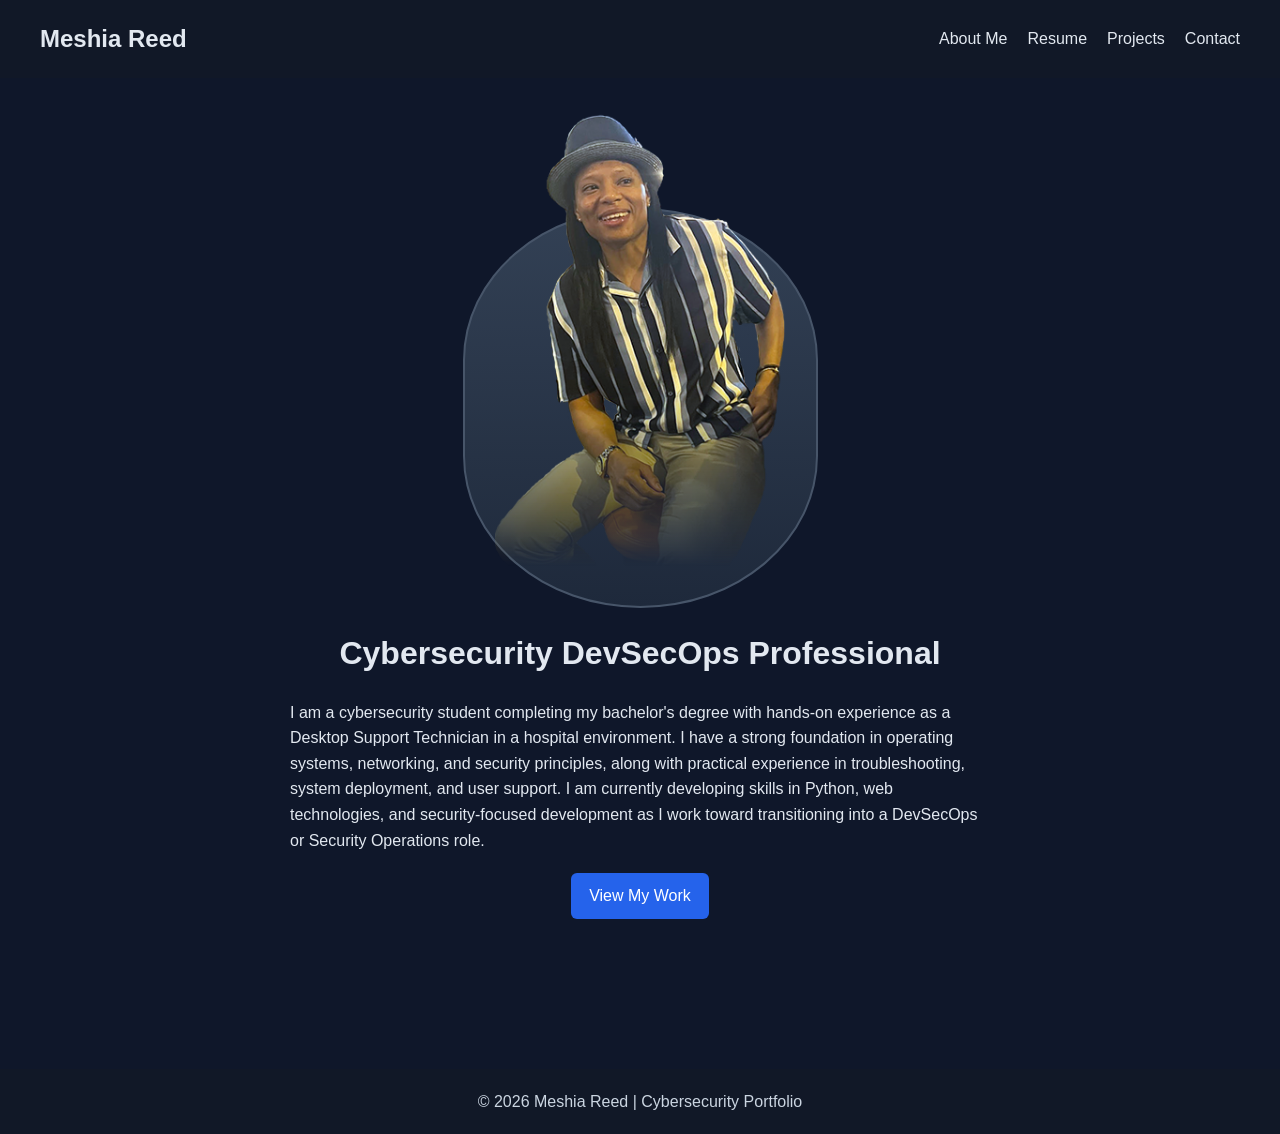
<file: index.html>
<!DOCTYPE html>
<html lang="en">
<head>
    <meta charset="UTF-8" />
    <meta name="viewport" content="width=device-width, initial-scale=1.0" />
    <meta name="description" content="Meshia Reed cybersecurity portfolio showcasing IT support experience, security projects, and DevSecOps skills." />
    <title>Meshia Reed | Digital Portfolio</title>
    <link rel="stylesheet" href="assets/css/style.css" />
</head>
<body>
    <header>
        <nav class="navbar">
            <h1>Meshia Reed</h1>
            <ul>
                <li><a href="index.html">About Me</a></li>
                <li><a href="pages/resume.html">Resume</a></li>
                <li><a href="pages/work.html">Projects</a></li>
                <li><a href="pages/contact.html">Contact</a></li>
            </ul>
        </nav>
    </header>

    <main class="container">
        <section class="hero .hero-layout">
            <div class="hero-image-wrap">
                <div class="hero-image-frame">
                    <img src="assets/images/meshia_hero_3.png" class="hero-image" />
                </div>
            </div>
            <div class="hero-center">
                <h2>Cybersecurity DevSecOps Professional</h2>
                <p>
                    I am a cybersecurity student completing my bachelor's degree with hands-on experience
                    as a Desktop Support Technician in a hospital environment. I have a strong foundation
                    in operating systems, networking, and security principles, along with practical
                    experience in troubleshooting, system deployment, and user support.
                    
                    I am currently developing skills in Python, web technologies, and security-focused
                    development as I work toward transitioning into a DevSecOps or Security Operations role.
                </p>
                <!-- <a class="btn" href="pages/work.html">View My Security Work</a> -->
                <a class="btn" href="pages/work.html">View My Work</a>
            </div>
        </section>
        <!-- <hr class="divider" /> -->
    </main>
     <footer class="footer">
        <p>© 2026 Meshia Reed | Cybersecurity Portfolio</p>
    </footer>
    <script src="assets/js/app.js"></script>
</body>
</html>
</file>
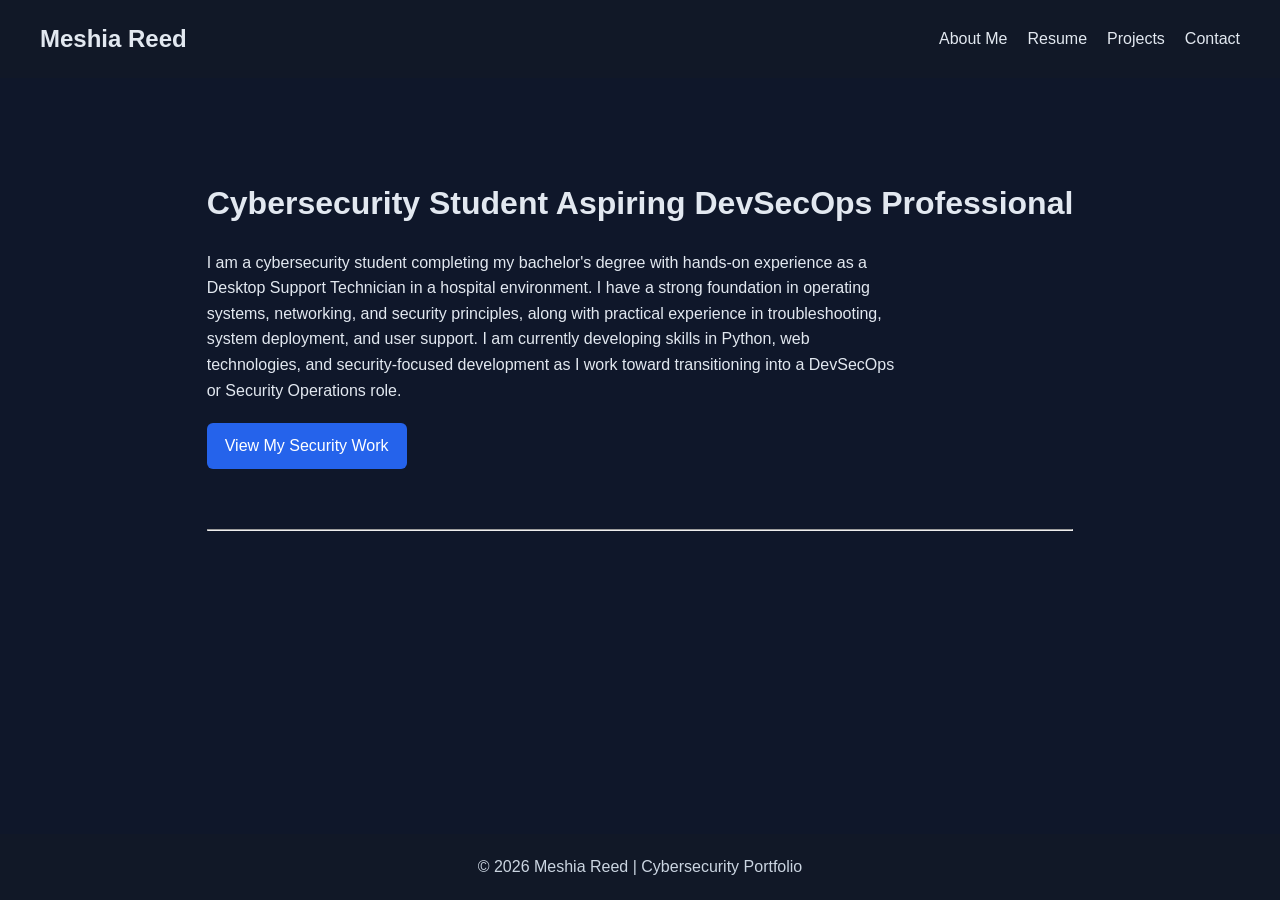
<file: ReedMeshia-Digital_Portfolio/index.html>
<!DOCTYPE html>
<html lang="en">
<head>
    <meta charset="UTF-8" />
    <meta name="viewport" content="width=device-width, initial-scale=1.0" />
    <meta name="description" content="Meshia Reed cybersecurity portfolio showcasing IT support experience, security projects, and DevSecOps skills." />
    <title>Meshia Reed | Digital Portfolio</title>
    <link rel="stylesheet" href="assets/css/style.css" />
</head>
<body>
    <header>
        <nav class="navbar">
            <h1>Meshia Reed</h1>
            <ul>
                <li><a href="index.html">About Me</a></li>
                <li><a href="pages/resume.html">Resume</a></li>
                <li><a href="pages/work.html">Projects</a></li>
                <li><a href="pages/contact.html">Contact</a></li>
            </ul>
        </nav>
    </header>

    <main class="container">
        <section class="hero">
            <h2>Cybersecurity Student Aspiring DevSecOps Professional</h2>
            <p>
                I am a cybersecurity student completing my bachelor's degree with hands-on experience
                as a Desktop Support Technician in a hospital environment. I have a strong foundation
                in operating systems, networking, and security principles, along with practical
                experience in troubleshooting, system deployment, and user support.
                
                I am currently developing skills in Python, web technologies, and security-focused
                development as I work toward transitioning into a DevSecOps or Security Operations role.
            </p>
            <a class="btn" href="pages/work.html">View My Security Work</a>
            <!-- <a class="btn" href="pages/work.html">View My Work</a> -->
        </section>
        <hr class="divider" />
    </main>
     <footer class="footer">
        <p>© 2026 Meshia Reed | Cybersecurity Portfolio</p>
    </footer>
    <script src="assets/js/app.js"></script>
</body>
</html>
</file>
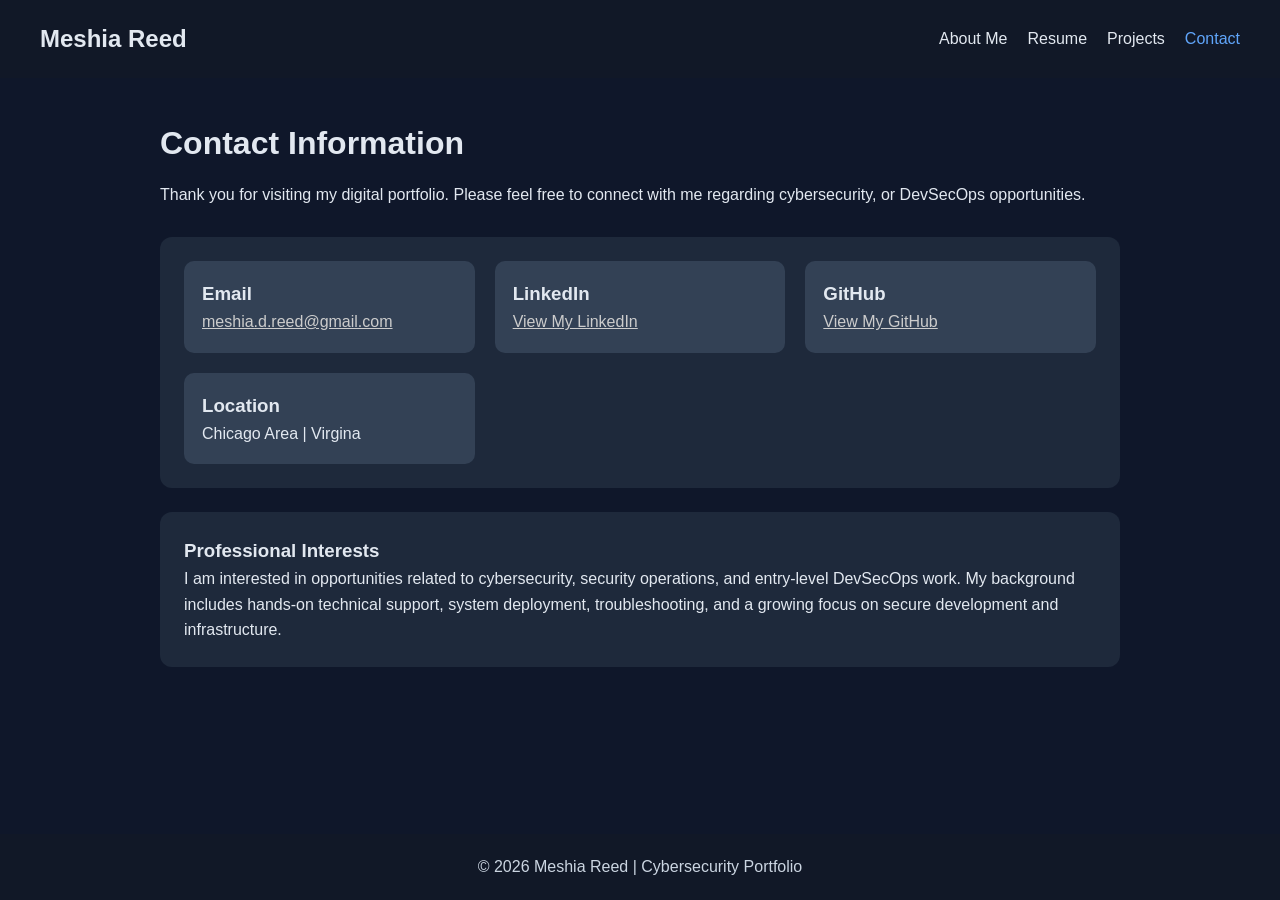
<file: pages/contact.html>
<!DOCTYPE html>
<html lang="en">
<head>
  <meta charset="UTF-8" />
  <meta name="viewport" content="width=device-width, initial-scale=1.0" />
  <meta
    name="description"
    content="Contact for cybersecurity, IT support, and DevSecOps opportunities."
  />
  <title>Contact | Meshia Reed Portfolio</title>
  <link rel="stylesheet" href="../assets/css/style.css" />
</head>
<body>
  <header>
    <nav class="navbar">
      <h1>Meshia Reed</h1>
      <ul>
        <li><a href="../index.html">About Me</a></li>
        <li><a href="resume.html">Resume</a></li>
        <li><a href="work.html">Projects</a></li>
        <li><a href="contact.html" class="active">Contact</a></li>
      </ul>
    </nav>
  </header>

  <main class="container">
    <section class="page-header">
      <h2>Contact Information</h2>
      <p>
        Thank you for visiting my digital portfolio. Please feel free to connect
        with me regarding cybersecurity, or DevSecOps opportunities.
      </p>
    </section>

    <section class="content-card">
      <div class="contact-grid">
        <div class="contact-item">
          <h3>Email</h3>
          <p><a href="mailto:youremail@example.com">meshia.d.reed@gmail.com</a></p>
        </div>

        <div class="contact-item">
          <h3>LinkedIn</h3>
          <p>
            <a href="https://www.linkedin.com/in/meshiareed/" target="_blank" rel="noopener noreferrer">
              View My LinkedIn
            </a>
          </p>
        </div>

        <div class="contact-item">
          <h3>GitHub</h3>
          <p>
            <a href="https://github.com/ReedMD2" target="_blank" rel="noopener noreferrer">
              View My GitHub
            </a>
          </p>
        </div>

        <div class="contact-item">
          <h3>Location</h3>
          <p>Chicago Area | Virgina</p>
        </div>
      </div>
    </section>

    <section class="content-card">
      <h3>Professional Interests</h3>
      <p>
        I am interested in opportunities related to cybersecurity,
        security operations, and entry-level DevSecOps work. My background
        includes hands-on technical support, system deployment, troubleshooting,
        and a growing focus on secure development and infrastructure.
      </p>
    </section>
  </main>

  <footer class="footer">
    <p>© 2026 Meshia Reed | Cybersecurity Portfolio</p>
  </footer>

  <script src="../assets/js/app.js"></script>
</body>
</html>
</file>
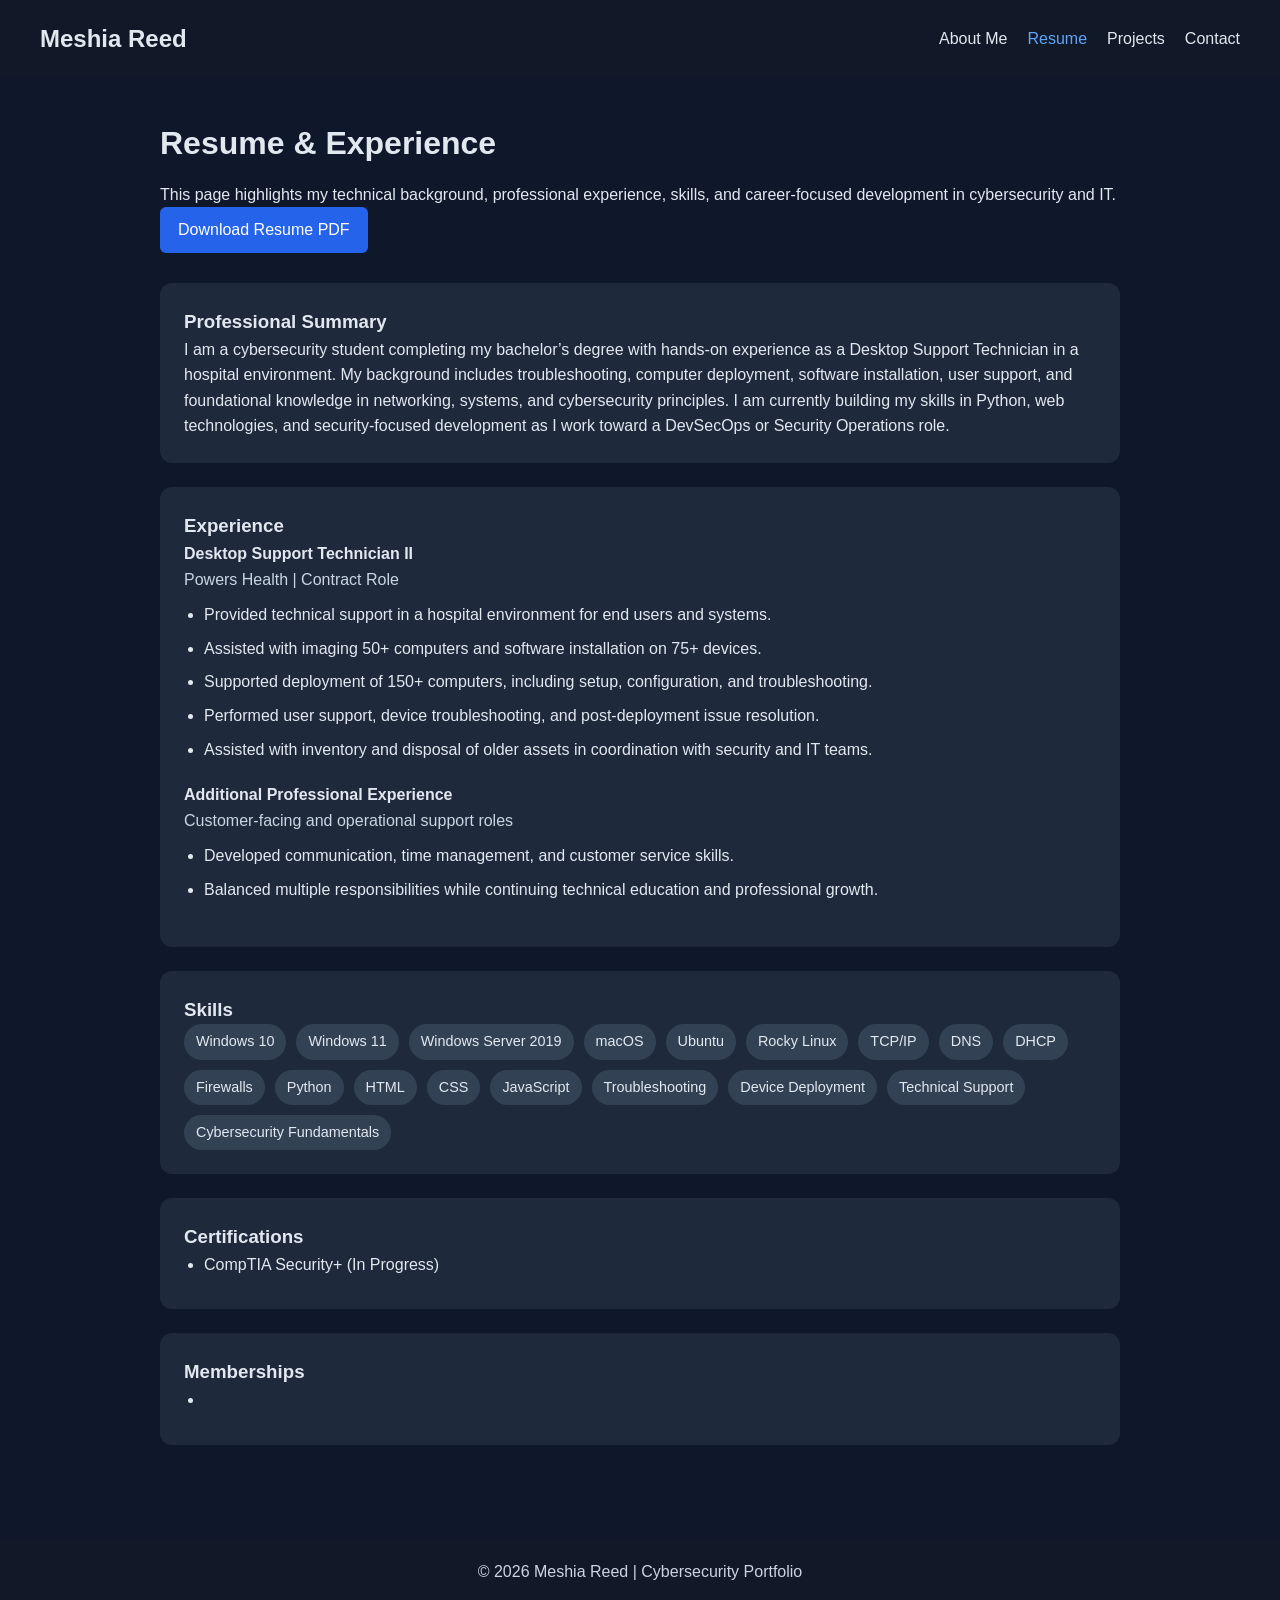
<file: pages/resume.html>
<!DOCTYPE html>
<html lang="en">
<head>
  <meta charset="UTF-8" />
  <meta name="viewport" content="width=device-width, initial-scale=1.0" />
  <meta
    name="description"
    content="Resume, experience, skills, certifications, and professional background for Meshia Reed."
  />
  <title>Resume | Meshia Reed Portfolio</title>
  <link rel="stylesheet" href="../assets/css/style.css" />
</head>
<body>
  <header>
    <nav class="navbar">
      <h1>Meshia Reed</h1>
      <ul>
        <li><a href="../index.html">About Me</a></li>
        <li><a href="resume.html" class="active">Resume</a></li>
        <li><a href="work.html">Projects</a></li>
        <li><a href="contact.html">Contact</a></li>
      </ul>
    </nav>
  </header>

  <main class="container">
    <section class="page-header">
      <h2>Resume & Experience</h2>
      <p>
        This page highlights my technical background, professional experience,
        skills, and career-focused development in cybersecurity and IT.
      </p>
      <a class="btn" href="..assets/pdfs/MeshiaReed_ITandSecurityAnalyst.pdf" target="_blank">
        Download Resume PDF
      </a>
    
    </section>

    <section class="content-card">
      <h3>Professional Summary</h3>
      <p>
        I am a cybersecurity student completing my bachelor’s degree with
        hands-on experience as a Desktop Support Technician in a hospital
        environment. My background includes troubleshooting, computer
        deployment, software installation, user support, and foundational
        knowledge in networking, systems, and cybersecurity principles. I am
        currently building my skills in Python, web technologies, and
        security-focused development as I work toward a DevSecOps or Security
        Operations role.
      </p>
    </section>

    <section class="content-card">
      <h3>Experience</h3>

      <div class="resume-entry">
        <h4>Desktop Support Technician II</h4>
        <p class="resume-meta">Powers Health | Contract Role</p>
        <ul class="detail-list">
          <li>Provided technical support in a hospital environment for end users and systems.</li>
          <li>Assisted with imaging 50+ computers and software installation on 75+ devices.</li>
          <li>Supported deployment of 150+ computers, including setup, configuration, and troubleshooting.</li>
          <li>Performed user support, device troubleshooting, and post-deployment issue resolution.</li>
          <li>Assisted with inventory and disposal of older assets in coordination with security and IT teams.</li>
        </ul>
      </div>

      <div class="resume-entry">
        <h4>Additional Professional Experience</h4>
        <p class="resume-meta">Customer-facing and operational support roles</p>
        <ul class="detail-list">
          <li>Developed communication, time management, and customer service skills.</li>
          <li>Balanced multiple responsibilities while continuing technical education and professional growth.</li>
        </ul>
      </div>
    </section>

    <section class="content-card">
      <h3>Skills</h3>
      <div class="tag-grid">
        <span class="tag">Windows 10</span>
        <span class="tag">Windows 11</span>
        <span class="tag">Windows Server 2019</span>
        <span class="tag">macOS</span>
        <span class="tag">Ubuntu</span>
        <span class="tag">Rocky Linux</span>
        <span class="tag">TCP/IP</span>
        <span class="tag">DNS</span>
        <span class="tag">DHCP</span>
        <span class="tag">Firewalls</span>
        <span class="tag">Python</span>
        <span class="tag">HTML</span>
        <span class="tag">CSS</span>
        <span class="tag">JavaScript</span>
        <span class="tag">Troubleshooting</span>
        <span class="tag">Device Deployment</span>
        <span class="tag">Technical Support</span>
        <span class="tag">Cybersecurity Fundamentals</span>
      </div>
    </section>

    <section class="content-card">
      <h3>Certifications</h3>
      <ul class="detail-list">
        <li>CompTIA Security+ (In Progress)</li>
      </ul>
    </section>

    <section class="content-card">
      <h3>Memberships</h3>
      <!-- <p>[Add Something]</p> -->
      <ul class="detail-list">
        <li></li>
      </ul>
    </section>
  </main>

  <footer class="footer">
    <p>© 2026 Meshia Reed | Cybersecurity Portfolio</p>
  </footer>

  <script src="../assets/js/app.js"></script>
</body>
</html>
</file>
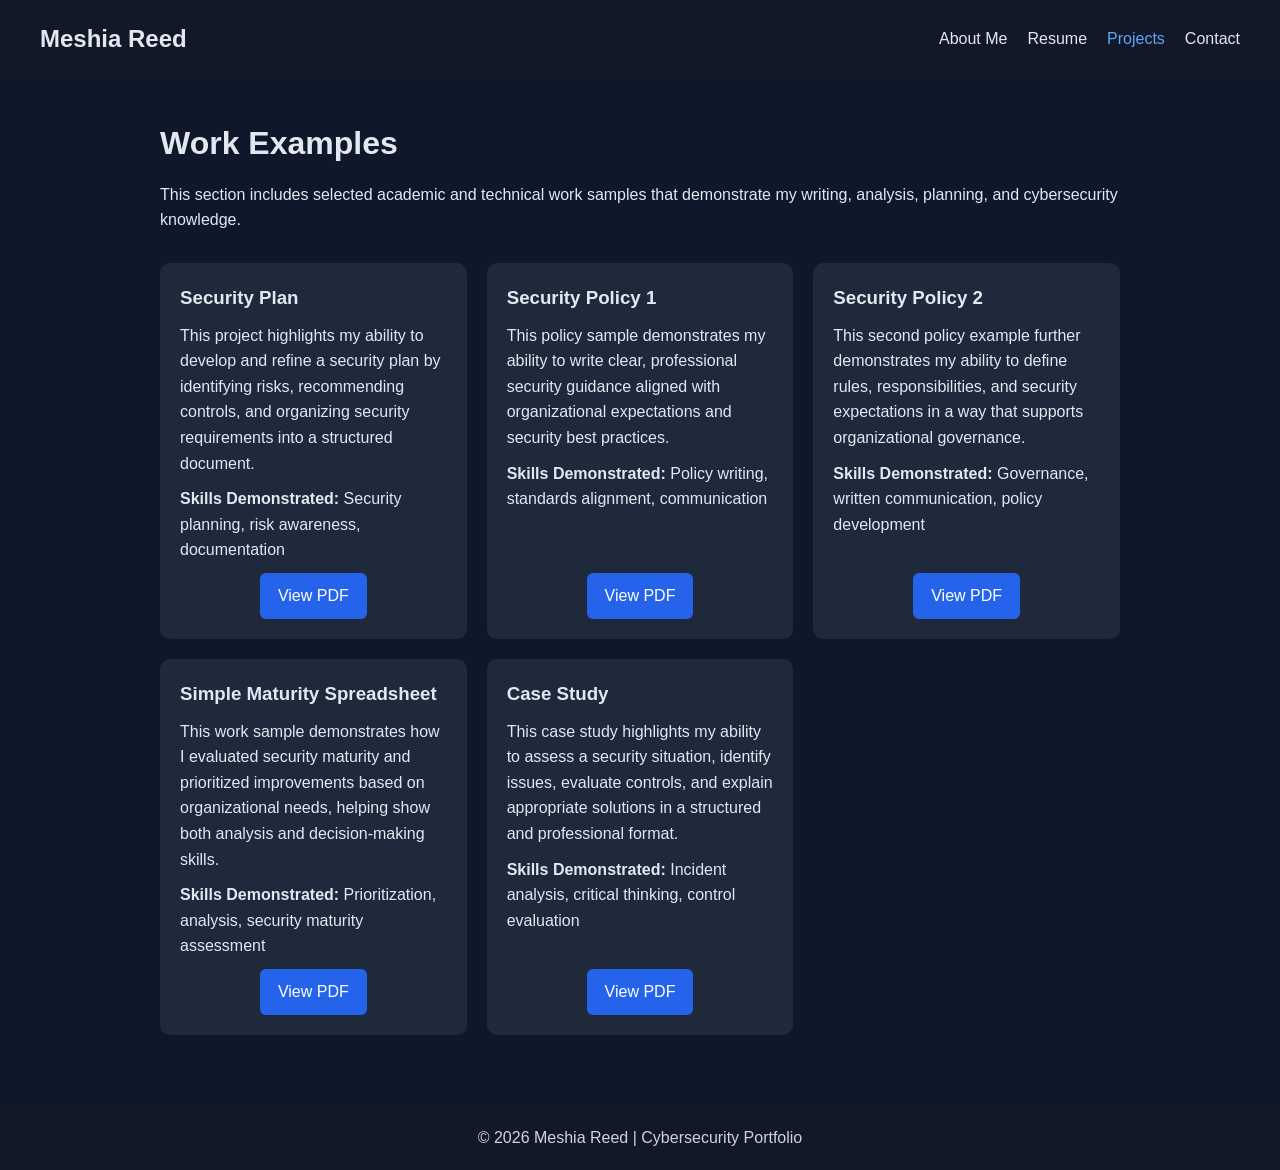
<file: pages/work.html>
<!DOCTYPE html>
<html lang="en">
<head>
  <meta charset="UTF-8" />
  <meta name="viewport" content="width=device-width, initial-scale=1.0" />
  <meta
    name="description"
    content="Cybersecurity work examples and academic portfolio projects by Meshia Reed."
  />
  <title>Work Examples | Meshia Reed Portfolio</title>
  <link rel="stylesheet" href="../assets/css/style.css" />
</head>
<body>
  <header>
    <nav class="navbar">
      <h1>Meshia Reed</h1>
      <ul>
        <li><a href="../index.html">About Me</a></li>
        <li><a href="resume.html">Resume</a></li>
        <li><a href="work.html" class="active">Projects</a></li>
        <li><a href="contact.html">Contact</a></li>
      </ul>
    </nav>
  </header>

  <main class="container">
    <section class="page-header">
      <h2>Work Examples</h2>
      <p>
        This section includes selected academic and technical work samples that
        demonstrate my writing, analysis, planning, and cybersecurity knowledge.
      </p>
    </section>

    <section class="card-grid">
      <article class="card project-card">
        <h3>Security Plan</h3>
        <p>
          This project highlights my ability to develop and refine a security
          plan by identifying risks, recommending controls, and organizing
          security requirements into a structured document.
        </p>
        <p><strong>Skills Demonstrated:</strong> Security planning, risk awareness, documentation</p>
        <div>
          <a class="btn" href="../assets/pdfs/MeshiaReed_security_plan.pdf" target="_blank">View PDF</a>
        </div>
      </article>

      <article class="card project-card">
        <h3>Security Policy 1</h3>
        <p>
          This policy sample demonstrates my ability to write clear, professional
          security guidance aligned with organizational expectations and security
          best practices.
        </p>
        <p><strong>Skills Demonstrated:</strong> Policy writing, standards alignment, communication</p>
        <div>
          <a class="btn" href="../assets/pdfs/Security-Policy-1.pdf" target="_blank">View PDF</a>
        </div>
      </article>

      <article class="card project-card">
        <h3>Security Policy 2</h3>
        <p>
          This second policy example further demonstrates my ability to define
          rules, responsibilities, and security expectations in a way that
          supports organizational governance.
        </p>
        <p><strong>Skills Demonstrated:</strong> Governance, written communication, policy development</p>
        <div>
          <a class="btn" href="../assets/pdfs/Security-Policy-2.pdf" target="_blank">View PDF</a>
        </div>
        
      </article>

      <article class="card project-card">
        <h3>Simple Maturity Spreadsheet</h3>
        <p>
          This work sample demonstrates how I evaluated security maturity and
          prioritized improvements based on organizational needs, helping show
          both analysis and decision-making skills.
        </p>
        <p><strong>Skills Demonstrated:</strong> Prioritization, analysis, security maturity assessment</p>
        <div>
          <a class="btn" href="../assets/pdfs/Maturity-Spreadsheet.pdf" target="_blank">View PDF</a>
        </div>
        
      </article>

      <article class="card project-card">
        <h3>Case Study</h3>
        <p>
          This case study highlights my ability to assess a security situation,
          identify issues, evaluate controls, and explain appropriate solutions
          in a structured and professional format.
        </p>
        <p><strong>Skills Demonstrated:</strong> Incident analysis, critical thinking, control evaluation</p>
        <div>
          <a class="btn" href="../assets/pdfs/Case-Study.pdf" target="_blank">View PDF</a>
        </div>
      </article>
    </section>
  </main>

  <footer class="footer">
    <p>© 2026 Meshia Reed | Cybersecurity Portfolio</p>
  </footer>

  <script src="../assets/js/app.js"></script>
</body>
</html>
</file>
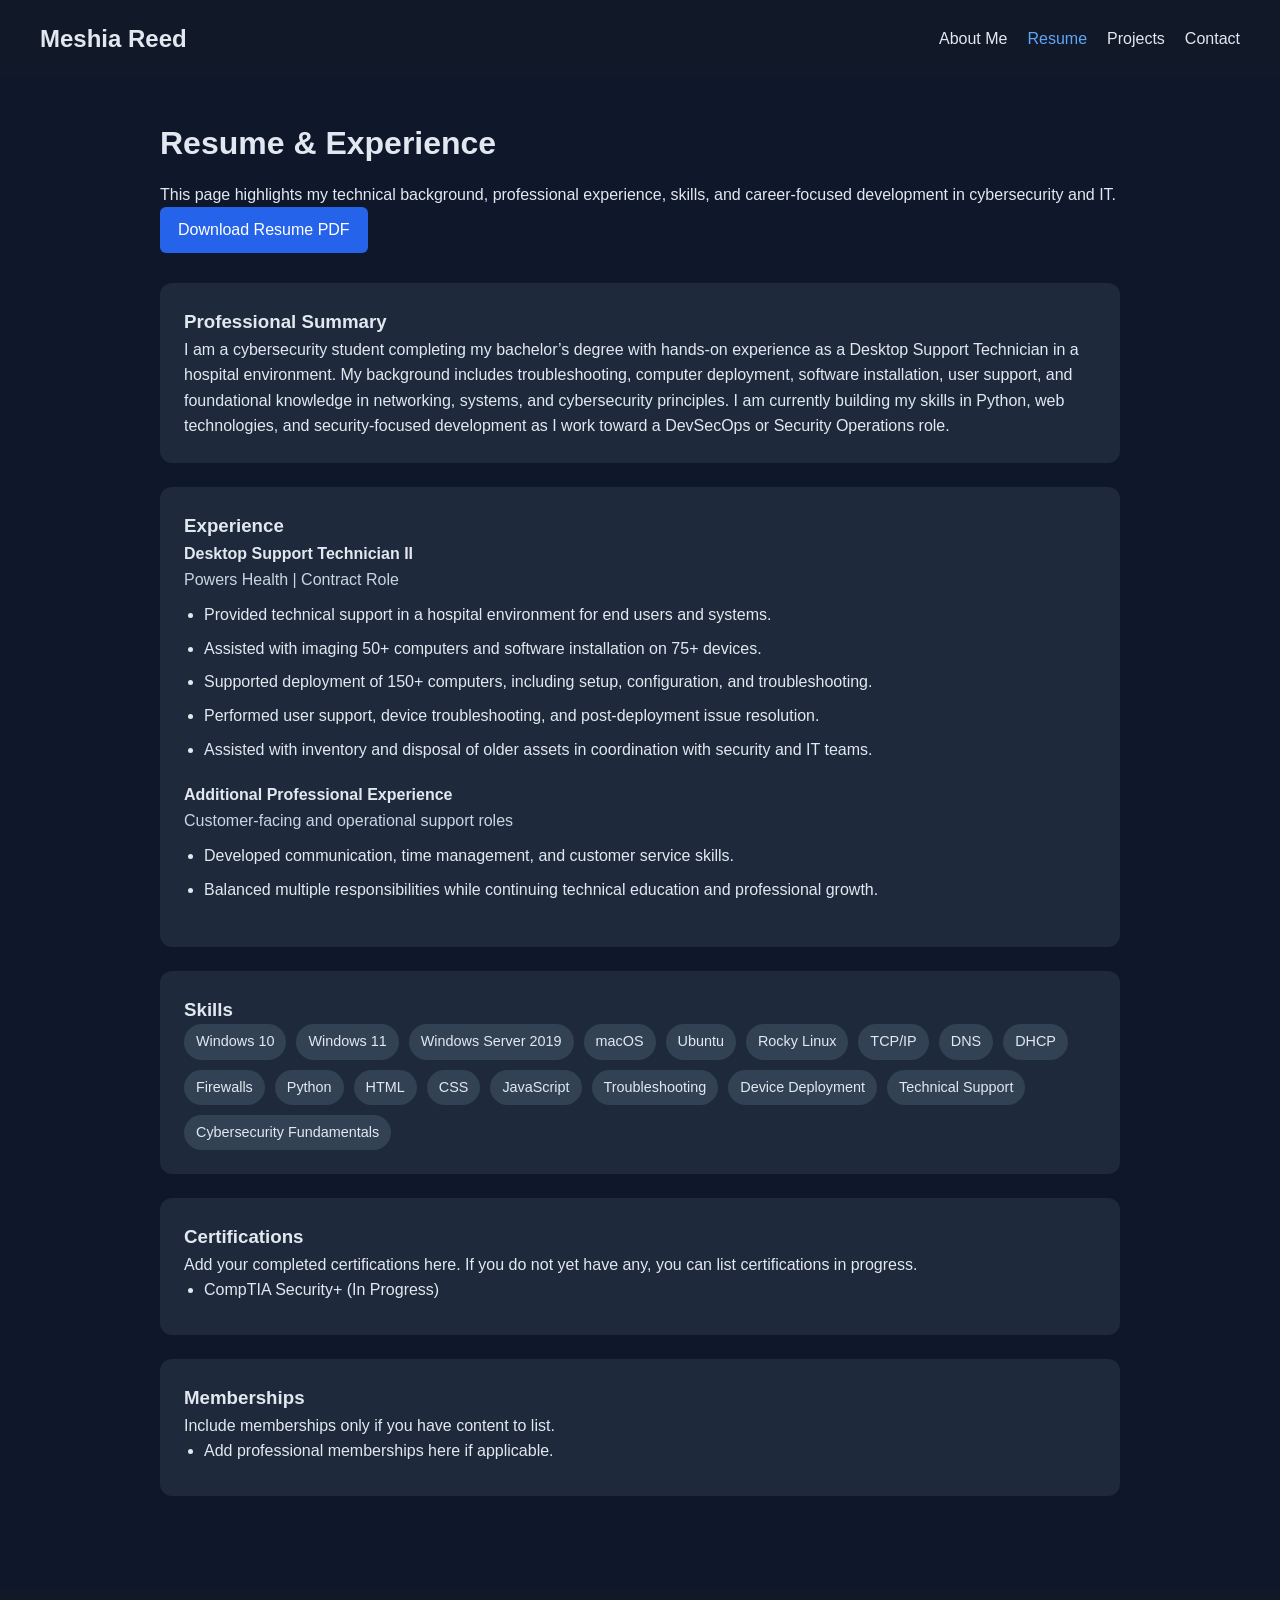
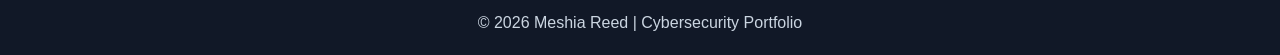
<file: ReedMeshia-Digital_Portfolio/pages/resume.html>
<!DOCTYPE html>
<html lang="en">
<head>
  <meta charset="UTF-8" />
  <meta name="viewport" content="width=device-width, initial-scale=1.0" />
  <meta
    name="description"
    content="Resume, experience, skills, certifications, and professional background for Meshia Reed."
  />
  <title>Resume | Meshia Reed Portfolio</title>
  <link rel="stylesheet" href="../assets/css/style.css" />
</head>
<body>
  <header>
    <nav class="navbar">
      <h1>Meshia Reed</h1>
      <ul>
        <li><a href="../index.html">About Me</a></li>
        <li><a href="resume.html" class="active">Resume</a></li>
        <li><a href="work.html">Projects</a></li>
        <li><a href="contact.html">Contact</a></li>
      </ul>
    </nav>
  </header>

  <main class="container">
    <section class="page-header">
      <h2>Resume & Experience</h2>
      <p>
        This page highlights my technical background, professional experience,
        skills, and career-focused development in cybersecurity and IT.
      </p>
      <a class="btn" href="..assets/pdfs/MeshiaReed_ITandSecurityAnalyst.pdf" target="_blank">
        Download Resume PDF
      </a>
    
    </section>

    <section class="content-card">
      <h3>Professional Summary</h3>
      <p>
        I am a cybersecurity student completing my bachelor’s degree with
        hands-on experience as a Desktop Support Technician in a hospital
        environment. My background includes troubleshooting, computer
        deployment, software installation, user support, and foundational
        knowledge in networking, systems, and cybersecurity principles. I am
        currently building my skills in Python, web technologies, and
        security-focused development as I work toward a DevSecOps or Security
        Operations role.
      </p>
    </section>

    <section class="content-card">
      <h3>Experience</h3>

      <div class="resume-entry">
        <h4>Desktop Support Technician II</h4>
        <p class="resume-meta">Powers Health | Contract Role</p>
        <ul class="detail-list">
          <li>Provided technical support in a hospital environment for end users and systems.</li>
          <li>Assisted with imaging 50+ computers and software installation on 75+ devices.</li>
          <li>Supported deployment of 150+ computers, including setup, configuration, and troubleshooting.</li>
          <li>Performed user support, device troubleshooting, and post-deployment issue resolution.</li>
          <li>Assisted with inventory and disposal of older assets in coordination with security and IT teams.</li>
        </ul>
      </div>

      <div class="resume-entry">
        <h4>Additional Professional Experience</h4>
        <p class="resume-meta">Customer-facing and operational support roles</p>
        <ul class="detail-list">
          <li>Developed communication, time management, and customer service skills.</li>
          <li>Balanced multiple responsibilities while continuing technical education and professional growth.</li>
        </ul>
      </div>
    </section>

    <section class="content-card">
      <h3>Skills</h3>
      <div class="tag-grid">
        <span class="tag">Windows 10</span>
        <span class="tag">Windows 11</span>
        <span class="tag">Windows Server 2019</span>
        <span class="tag">macOS</span>
        <span class="tag">Ubuntu</span>
        <span class="tag">Rocky Linux</span>
        <span class="tag">TCP/IP</span>
        <span class="tag">DNS</span>
        <span class="tag">DHCP</span>
        <span class="tag">Firewalls</span>
        <span class="tag">Python</span>
        <span class="tag">HTML</span>
        <span class="tag">CSS</span>
        <span class="tag">JavaScript</span>
        <span class="tag">Troubleshooting</span>
        <span class="tag">Device Deployment</span>
        <span class="tag">Technical Support</span>
        <span class="tag">Cybersecurity Fundamentals</span>
      </div>
    </section>

    <section class="content-card">
      <h3>Certifications</h3>
      <p>Add your completed certifications here. If you do not yet have any, you can list certifications in progress.</p>
      <ul class="detail-list">
        <li>CompTIA Security+ (In Progress)</li>
      </ul>
    </section>

    <section class="content-card">
      <h3>Memberships</h3>
      <p>Include memberships only if you have content to list.</p>
      <ul class="detail-list">
        <li>Add professional memberships here if applicable.</li>
      </ul>
    </section>
  </main>

  <footer class="footer">
    <p>© 2026 Meshia Reed | Cybersecurity Portfolio</p>
  </footer>

  <script src="../assets/js/app.js"></script>
</body>
</html>
</file>
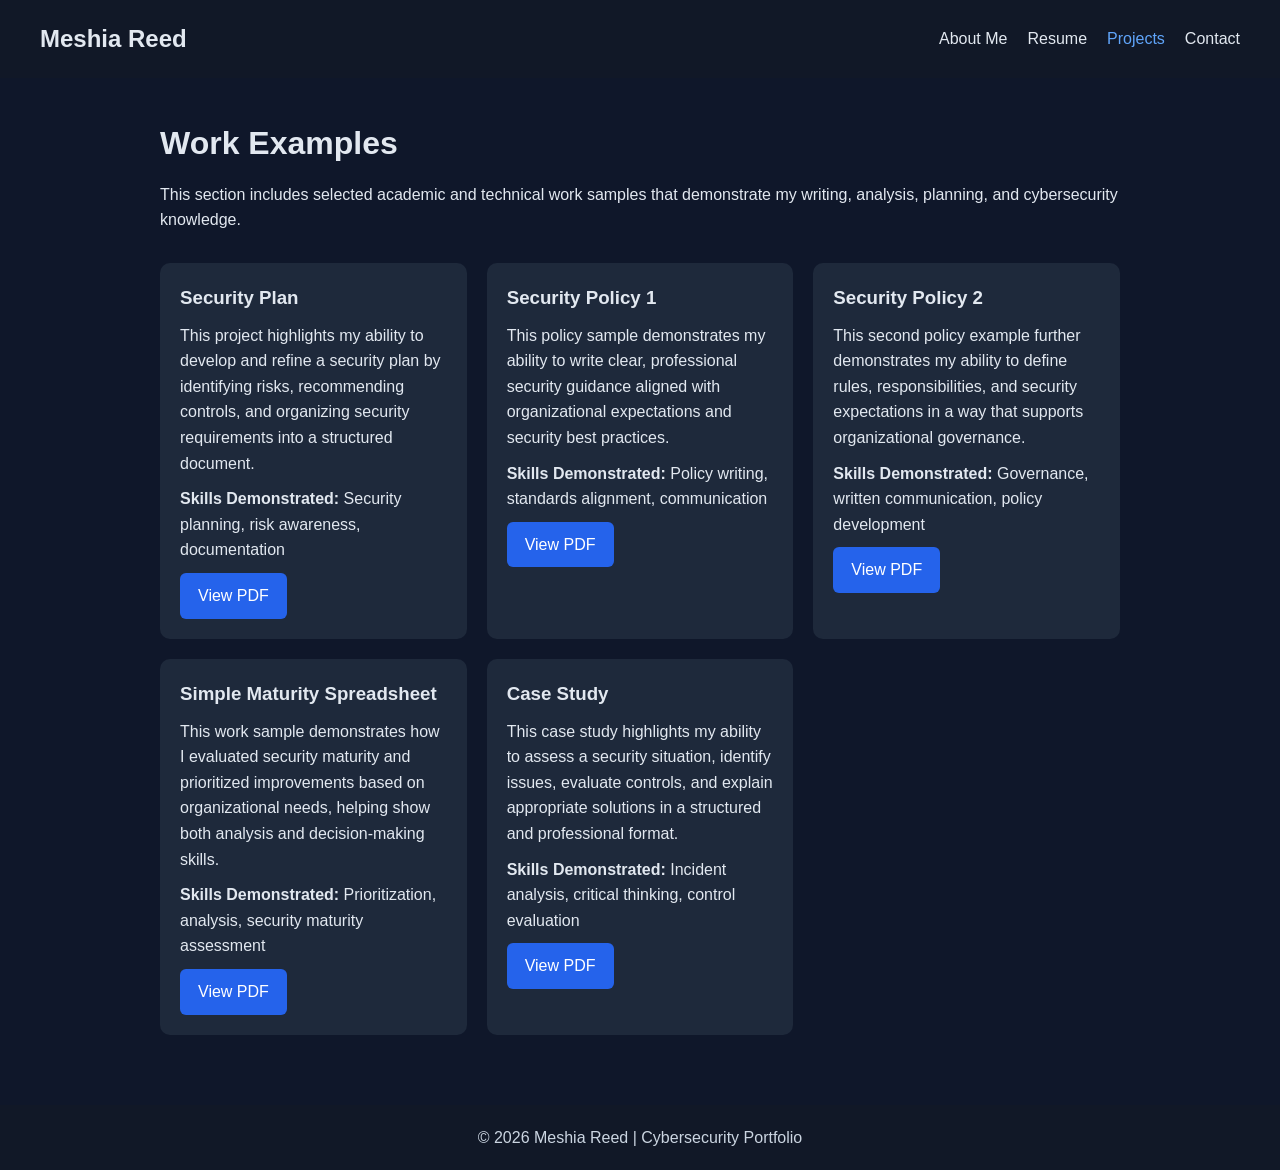
<file: ReedMeshia-Digital_Portfolio/pages/work.html>
<!DOCTYPE html>
<html lang="en">
<head>
  <meta charset="UTF-8" />
  <meta name="viewport" content="width=device-width, initial-scale=1.0" />
  <meta
    name="description"
    content="Cybersecurity work examples and academic portfolio projects by Meshia Reed."
  />
  <title>Work Examples | Meshia Reed Portfolio</title>
  <link rel="stylesheet" href="../assets/css/style.css" />
</head>
<body>
  <header>
    <nav class="navbar">
      <h1>Meshia Reed</h1>
      <ul>
        <li><a href="../index.html">About Me</a></li>
        <li><a href="resume.html">Resume</a></li>
        <li><a href="work.html" class="active">Projects</a></li>
        <li><a href="contact.html">Contact</a></li>
      </ul>
    </nav>
  </header>

  <main class="container">
    <section class="page-header">
      <h2>Work Examples</h2>
      <p>
        This section includes selected academic and technical work samples that
        demonstrate my writing, analysis, planning, and cybersecurity knowledge.
      </p>
    </section>

    <section class="card-grid">
      <article class="card project-card">
        <h3>Security Plan</h3>
        <p>
          This project highlights my ability to develop and refine a security
          plan by identifying risks, recommending controls, and organizing
          security requirements into a structured document.
        </p>
        <p><strong>Skills Demonstrated:</strong> Security planning, risk awareness, documentation</p>
        <a class="btn" href="../assets/pdfs/Security-Plan.pdf" target="_blank">View PDF</a>
      </article>

      <article class="card project-card">
        <h3>Security Policy 1</h3>
        <p>
          This policy sample demonstrates my ability to write clear, professional
          security guidance aligned with organizational expectations and security
          best practices.
        </p>
        <p><strong>Skills Demonstrated:</strong> Policy writing, standards alignment, communication</p>
        <a class="btn" href="../assets/pdfs/Security-Policy-1.pdf" target="_blank">View PDF</a>
      </article>

      <article class="card project-card">
        <h3>Security Policy 2</h3>
        <p>
          This second policy example further demonstrates my ability to define
          rules, responsibilities, and security expectations in a way that
          supports organizational governance.
        </p>
        <p><strong>Skills Demonstrated:</strong> Governance, written communication, policy development</p>
        <a class="btn" href="../assets/pdfs/Security-Policy-2.pdf" target="_blank">View PDF</a>
      </article>

      <article class="card project-card">
        <h3>Simple Maturity Spreadsheet</h3>
        <p>
          This work sample demonstrates how I evaluated security maturity and
          prioritized improvements based on organizational needs, helping show
          both analysis and decision-making skills.
        </p>
        <p><strong>Skills Demonstrated:</strong> Prioritization, analysis, security maturity assessment</p>
        <a class="btn" href="../assets/pdfs/Maturity-Spreadsheet.pdf" target="_blank">View PDF</a>
      </article>

      <article class="card project-card">
        <h3>Case Study</h3>
        <p>
          This case study highlights my ability to assess a security situation,
          identify issues, evaluate controls, and explain appropriate solutions
          in a structured and professional format.
        </p>
        <p><strong>Skills Demonstrated:</strong> Incident analysis, critical thinking, control evaluation</p>
        <a class="btn" href="../assets/pdfs/Case-Study.pdf" target="_blank">View PDF</a>
      </article>
    </section>
  </main>

  <footer class="footer">
    <p>© 2026 Meshia Reed | Cybersecurity Portfolio</p>
  </footer>

  <script src="../assets/js/app.js"></script>
</body>
</html>
</file>
<file: assets/css/style.css>
* {
  box-sizing: border-box;
  margin: 0;
  padding: 0;
}

html, body {
  height: 100%;
}

body {
  font-family: Arial, sans-serif;
  line-height: 1.6;
  background: #0f172a;
  color: #e2e8f0;

  display: flex;
  flex-direction: column;
  min-height: 100vh;
}

main {
  flex: 1;
}

.navbar {
  display: flex;
  justify-content: space-between;
  align-items: center;
  padding: 20px 40px;
  background: #111827;
}

.navbar ul {
  display: flex;
  list-style: none;
  gap: 20px;
}

.navbar a {
  color: #e2e8f0;
  text-decoration: none;
}

.container {
  max-width: 1000px;
  margin: auto;
  padding: 40px 20px;
}

.hero {
  padding: 60px 0;
}

/* Hero Image */
.hero-layout {
  display: flex;
  align-items: center;
  justify-content: space-between;
  gap: 40px;
  flex-wrap: wrap;
}

.hero-text {
  flex: 1 1 500px;
}

.hero-image-wrap {
  flex: 1 1 320px;
  display: flex;
  justify-content: center;
  align-items: flex-end;
  padding-top: 30px;
}

.hero-image-frame {
  width: 355px;
  height: 400px;
  background: linear-gradient(180deg, #334155, #1e293b);
  border-radius: 50% / 38%;
  position: relative;
  overflow: visible;
  display: flex;
  justify-content: center;
  align-items: flex-end;
  border: 2px solid #475569;
  margin-bottom: 20px;
}

.hero-image {
  mask-image: linear-gradient(to bottom, black 60%, transparent 100%);
  -webkit-mask-image: linear-gradient(to bottom, black 60%, transparent 100%);
  width: 290px;
  height: auto;
  object-fit: cover;
  display: block;
  transform: translateY(-40px);
}
/* End */


.hero h2 {
  font-size: 2rem;
  margin-bottom: 20px;
}

.hero-center {
  display: flex;
  flex-direction: column;
  justify-content: space-around;
  align-items: center;
  max-width: 700px;
  margin-bottom: 20px;
}

.hero-center p {
  margin-bottom: 20px;
}

.btn {
  display: inline-block;
  background: #2563eb;
  color: white;
  padding: 10px 18px;
  text-decoration: none;
  border-radius: 6px;
}

.card-grid {
  display: grid;
  grid-template-columns: repeat(auto-fit, minmax(260px, 1fr));
  gap: 20px;
}

.card {
  background: #1e293b;
  padding: 20px;
  border-radius: 10px;
}

.footer {
  display: flex;
  justify-content: space-around;
  align-items: center;
  padding: 20px 40px;
}

/* ===== Additional Portfolio Styles ===== */

.page-header {
  margin-bottom: 30px;
}

.page-header h2 {
  font-size: 2rem;
  margin-bottom: 12px;
}

.content-card {
  background: #1e293b;
  border-radius: 12px;
  padding: 24px;
  margin-bottom: 24px;
}

.resume-entry {
  margin-bottom: 20px;
}

.resume-meta {
  color: #cbd5e1;
  margin-bottom: 10px;
}

.detail-list {
  padding-left: 20px;
}

.detail-list li {
  margin-bottom: 8px;
}

/* Skills Tags */
.tag-grid {
  display: flex;
  flex-wrap: wrap;
  gap: 10px;
}

.tag {
  background: #334155;
  color: #e2e8f0;
  padding: 6px 12px;
  border-radius: 999px;
  font-size: 0.9rem;
}

/* Contact Page */
.contact-grid {
  display: grid;
  grid-template-columns: repeat(auto-fit, minmax(220px, 1fr));
  gap: 20px;
}

.contact-item {
  background: #334155;
  padding: 18px;
  border-radius: 10px;
}
.contact-item a {
  color: #cccccc;
}

/* Work Cards */
.project-card {
  display: flex;
  flex-direction: column;
}

.project-card h3 {
  margin-bottom: 10px;
}

.project-card p {
  margin-bottom: 10px;
}

.project-card div {
  display: flex;
  justify-content: space-around;
  margin-top: auto
}

/* Active nav link */
.navbar a.active {
  color: #60a5fa;
}

/* Footer improvement */
.footer {
  text-align: center;
  background: #111827;
  color: #cbd5e1;
  margin-top: 30px;
}
</file>
<file: ReedMeshia-Digital_Portfolio/assets/css/style.css>
* {
  box-sizing: border-box;
  margin: 0;
  padding: 0;
}

html, body {
  height: 100%;
}

body {
  font-family: Arial, sans-serif;
  line-height: 1.6;
  background: #0f172a;
  color: #e2e8f0;

  display: flex;
  flex-direction: column;
  min-height: 100vh;
}

main {
  flex: 1;
}

.navbar {
  display: flex;
  justify-content: space-between;
  align-items: center;
  padding: 20px 40px;
  background: #111827;
}

.navbar ul {
  display: flex;
  list-style: none;
  gap: 20px;
}

.navbar a {
  color: #e2e8f0;
  text-decoration: none;
}

.container {
  max-width: 1000px;
  margin: auto;
  padding: 40px 20px;
}

.hero {
  padding: 60px 0;
}

.hero h2 {
  font-size: 2rem;
  margin-bottom: 20px;
}

.hero p {
  /* display: flex;
  justify-content: space-around;
  align-items: center; */
  max-width: 700px;
  margin-bottom: 20px;
}

.btn {
  display: inline-block;
  background: #2563eb;
  color: white;
  padding: 10px 18px;
  text-decoration: none;
  border-radius: 6px;
}

.card-grid {
  display: grid;
  grid-template-columns: repeat(auto-fit, minmax(260px, 1fr));
  gap: 20px;
}

.card {
  background: #1e293b;
  padding: 20px;
  border-radius: 10px;
}

.footer {
  display: flex;
  justify-content: space-around;
  align-items: center;
  padding: 20px 40px;
}

/* ===== Additional Portfolio Styles ===== */

.page-header {
  margin-bottom: 30px;
}

.page-header h2 {
  font-size: 2rem;
  margin-bottom: 12px;
}

.content-card {
  background: #1e293b;
  border-radius: 12px;
  padding: 24px;
  margin-bottom: 24px;
}

.resume-entry {
  margin-bottom: 20px;
}

.resume-meta {
  color: #cbd5e1;
  margin-bottom: 10px;
}

.detail-list {
  padding-left: 20px;
}

.detail-list li {
  margin-bottom: 8px;
}

/* Skills Tags */
.tag-grid {
  display: flex;
  flex-wrap: wrap;
  gap: 10px;
}

.tag {
  background: #334155;
  color: #e2e8f0;
  padding: 6px 12px;
  border-radius: 999px;
  font-size: 0.9rem;
}

/* Contact Page */
.contact-grid {
  display: grid;
  grid-template-columns: repeat(auto-fit, minmax(220px, 1fr));
  gap: 20px;
}

.contact-item {
  background: #334155;
  padding: 18px;
  border-radius: 10px;
}
.contact-item a {
  color: #cccccc;
}

/* Work Cards */
.project-card h3 {
  margin-bottom: 10px;
}

.project-card p {
  margin-bottom: 10px;
}

/* Active nav link */
.navbar a.active {
  color: #60a5fa;
}

/* Footer improvement */
.footer {
  text-align: center;
  background: #111827;
  color: #cbd5e1;
  margin-top: 30px;
}
</file>
